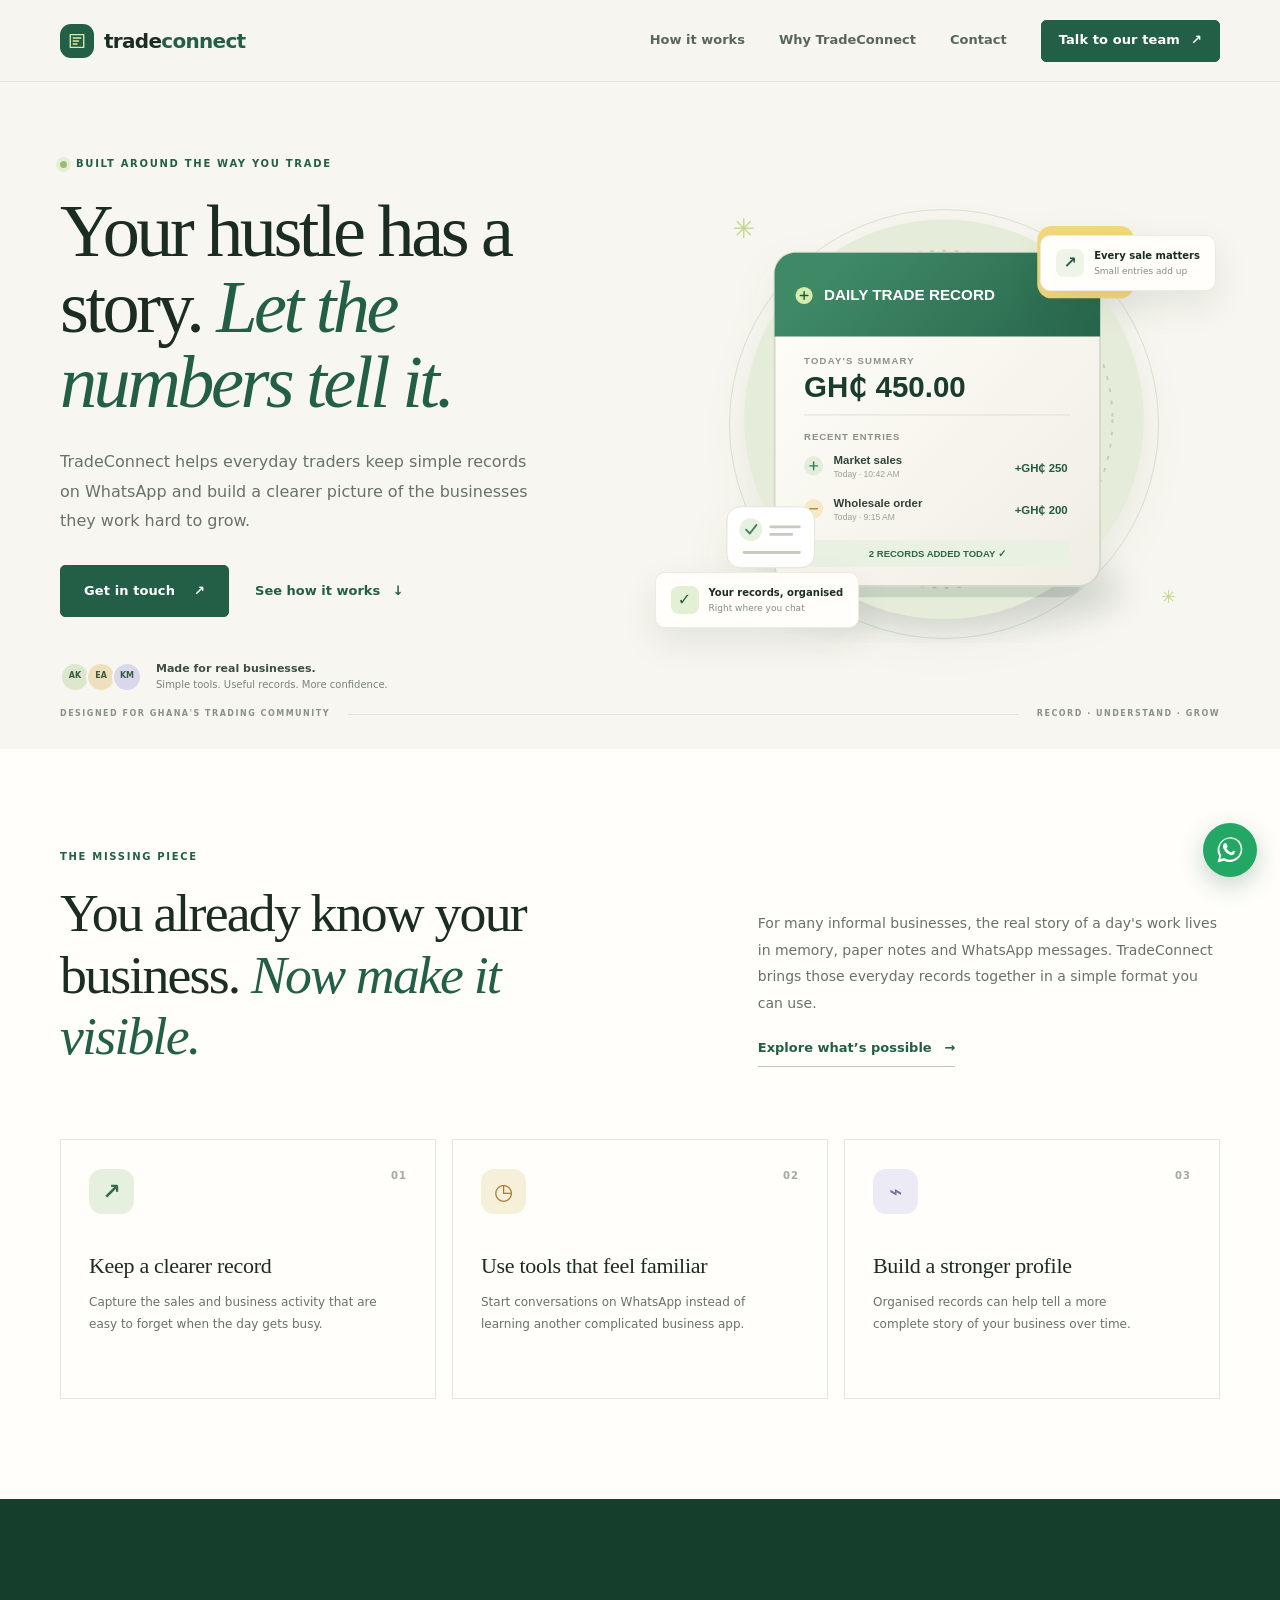
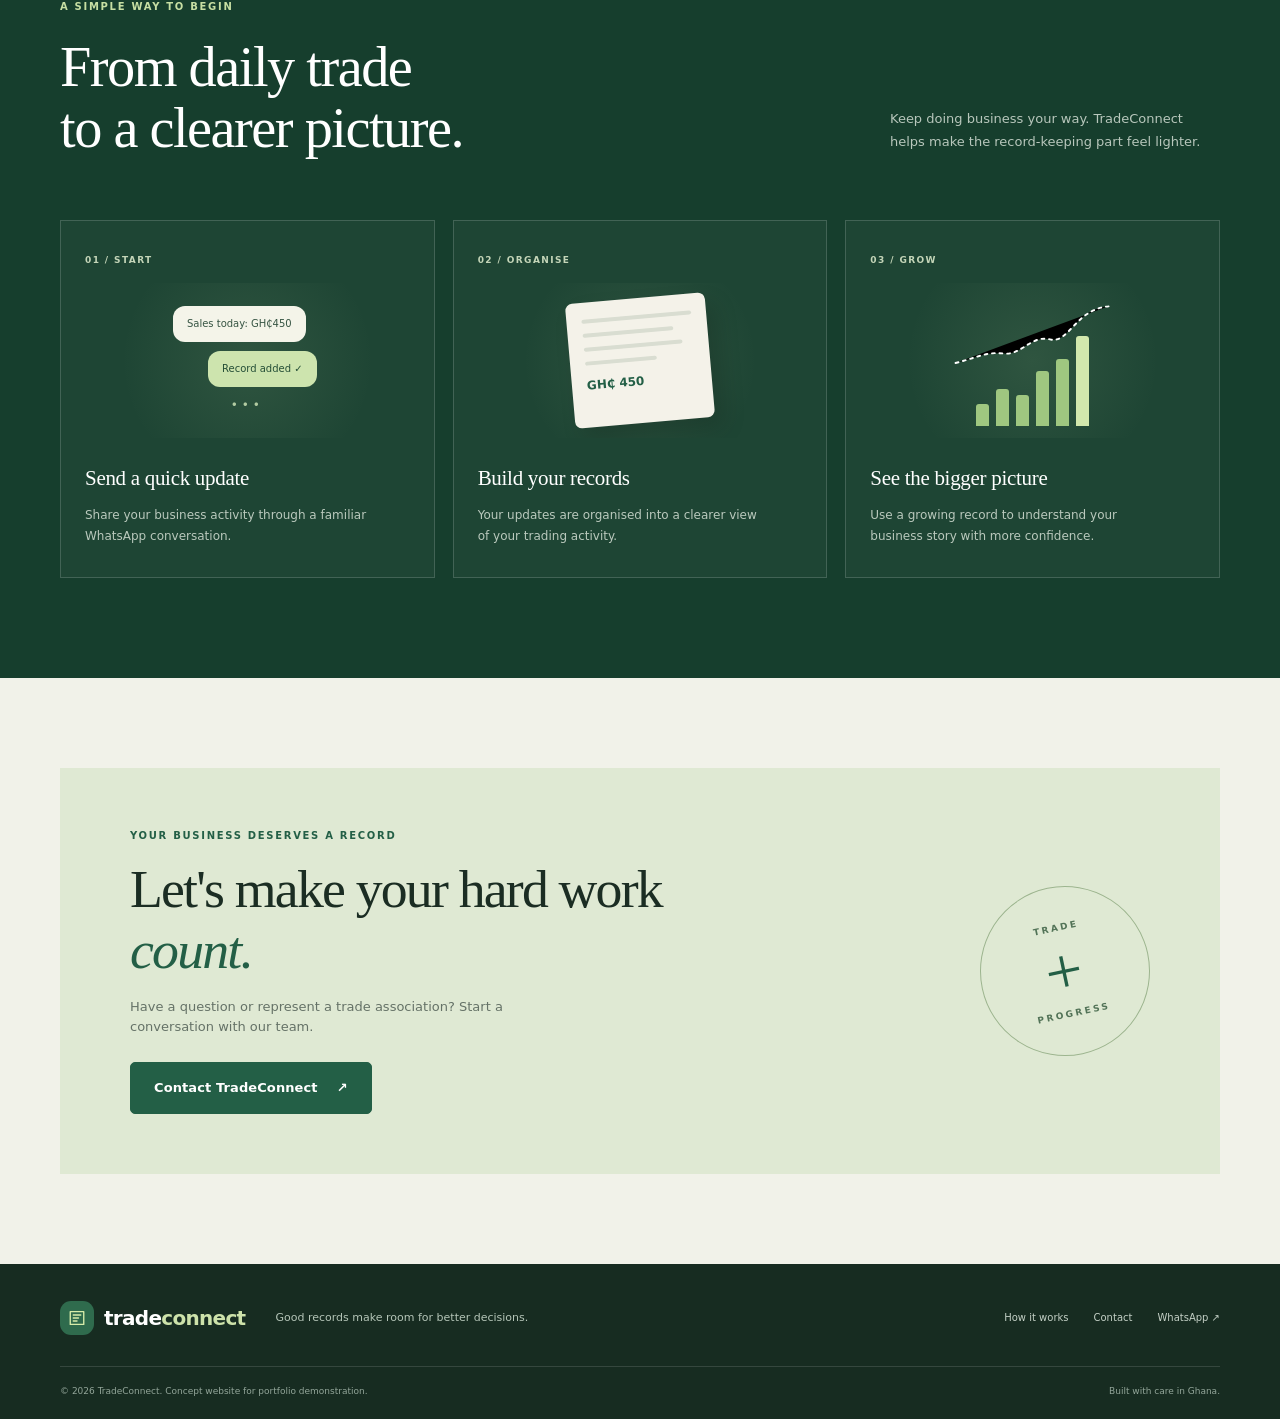
<file: index.html>
<!doctype html>
<html lang="en">
<head>
  <meta charset="utf-8">
  <meta name="viewport" content="width=device-width, initial-scale=1">
  <meta name="theme-color" content="#f7f6f0">
  <meta name="description" content="TradeConnect helps Ghanaian traders turn everyday sales records into a clearer picture of their business.">
  <title>TradeConnect — Make your trade count</title>
  <link rel="icon" type="image/svg+xml" href="assets/favicon.svg">
  <link rel="preload" href="assets/ledger-illustration.svg" as="image" type="image/svg+xml">
  <link rel="stylesheet" href="styles.css">
  <script src="script.js" defer></script>
</head>
<body>
  <a class="skip-link" href="#main">Skip to content</a>
  <header class="site-header">
    <div class="container header-inner">
      <a class="brand" href="index.html" aria-label="TradeConnect home">
        <span class="brand-mark" aria-hidden="true"><svg viewBox="0 0 32 32"><path d="M7 7.5h18v17H7z"/><path d="M11 12h10M11 16h7M11 20h5"/></svg></span>
        <span>trade<span class="brand-accent">connect</span></span>
      </a>
      <button class="menu-toggle" type="button" aria-label="Open navigation" aria-expanded="false" aria-controls="primary-nav"><span></span><span></span></button>
      <nav class="primary-nav" id="primary-nav" aria-label="Main navigation">
        <a href="index.html#how-it-works">How it works</a>
        <a href="index.html#benefits">Why TradeConnect</a>
        <a href="contact.html">Contact</a>
        <a class="button button-small" href="contact.html">Talk to our team <span aria-hidden="true">↗</span></a>
      </nav>
    </div>
  </header>

  <main id="main">
    <section class="hero section-shell">
      <div class="container hero-grid">
        <div class="hero-copy">
          <p class="eyebrow"><span class="eyebrow-dot"></span> Built around the way you trade</p>
          <h1>Your hustle has a story. <em>Let the numbers tell it.</em></h1>
          <p class="hero-lede">TradeConnect helps everyday traders keep simple records on WhatsApp and build a clearer picture of the businesses they work hard to grow.</p>
          <div class="hero-actions">
            <a class="button" href="contact.html">Get in touch <span aria-hidden="true">↗</span></a>
            <a class="text-link" href="#how-it-works">See how it works <span aria-hidden="true">↓</span></a>
          </div>
          <div class="hero-proof"><div class="avatar-stack" aria-hidden="true"><span>AK</span><span>EA</span><span>KM</span></div><p><strong>Made for real businesses.</strong><br>Simple tools. Useful records. More confidence.</p></div>
        </div>
        <div class="hero-art" aria-label="Illustration of a simple daily sales record">
          <div class="art-orbit orbit-one"></div><div class="art-orbit orbit-two"></div>
          <div class="hero-note note-top"><span class="note-icon">↗</span><span><strong>Every sale matters</strong><small>Small entries add up</small></span></div>
          <img class="ledger-illustration" src="assets/ledger-illustration.svg" width="580" height="500" alt="Illustrated sales ledger with daily entries and a growing trend line">
          <div class="hero-note note-bottom"><span class="note-check">✓</span><span><strong>Your records, organised</strong><small>Right where you chat</small></span></div>
          <span class="art-spark spark-one" aria-hidden="true">✳</span><span class="art-spark spark-two" aria-hidden="true">✳</span>
        </div>
      </div>
      <div class="container hero-foot"><span>DESIGNED FOR GHANA'S TRADING COMMUNITY</span><span class="foot-line"></span><span>RECORD · UNDERSTAND · GROW</span></div>
    </section>

    <section class="intro-section section-pad" id="benefits">
      <div class="container intro-grid">
        <div><p class="eyebrow">The missing piece</p><h2>You already know your business. <em>Now make it visible.</em></h2></div>
        <div class="intro-copy"><p>For many informal businesses, the real story of a day's work lives in memory, paper notes and WhatsApp messages. TradeConnect brings those everyday records together in a simple format you can use.</p><a class="under-link" href="contact.html">Explore what’s possible <span aria-hidden="true">→</span></a></div>
      </div>
      <div class="container benefit-grid">
        <article class="benefit-card"><span class="card-number">01</span><div class="benefit-icon icon-green">↗</div><h3>Keep a clearer record</h3><p>Capture the sales and business activity that are easy to forget when the day gets busy.</p></article>
        <article class="benefit-card"><span class="card-number">02</span><div class="benefit-icon icon-yellow">◷</div><h3>Use tools that feel familiar</h3><p>Start conversations on WhatsApp instead of learning another complicated business app.</p></article>
        <article class="benefit-card"><span class="card-number">03</span><div class="benefit-icon icon-lilac">⌁</div><h3>Build a stronger profile</h3><p>Organised records can help tell a more complete story of your business over time.</p></article>
      </div>
    </section>

    <section class="how-section section-pad" id="how-it-works">
      <div class="container how-heading"><div><p class="eyebrow eyebrow-light">A simple way to begin</p><h2>From daily trade<br>to a clearer picture.</h2></div><p>Keep doing business your way. TradeConnect helps make the record-keeping part feel lighter.</p></div>
      <div class="container steps-grid">
        <article class="step-card"><span class="step-index">01 / START</span><div class="step-graphic chat-graphic"><span class="chat-bubble bubble-a">Sales today: GH₵450</span><span class="chat-bubble bubble-b">Record added ✓</span><span class="chat-dot">•••</span></div><h3>Send a quick update</h3><p>Share your business activity through a familiar WhatsApp conversation.</p></article>
        <article class="step-card"><span class="step-index">02 / ORGANISE</span><div class="step-graphic record-graphic"><div class="mini-sheet"><span></span><span></span><span></span><span></span><b>GH₵ 450</b></div></div><h3>Build your records</h3><p>Your updates are organised into a clearer view of your trading activity.</p></article>
        <article class="step-card"><span class="step-index">03 / GROW</span><div class="step-graphic chart-graphic"><div class="chart-bars"><i></i><i></i><i></i><i></i><i></i><i></i></div><svg viewBox="0 0 180 90" aria-hidden="true"><path d="M8 72 C35 65 40 60 59 62 S88 42 108 47 S135 15 170 12"/></svg></div><h3>See the bigger picture</h3><p>Use a growing record to understand your business story with more confidence.</p></article>
      </div>
    </section>

    <section class="closing-section section-pad">
      <div class="container closing-card"><div><p class="eyebrow">Your business deserves a record</p><h2>Let's make your hard work <em>count.</em></h2><p>Have a question or represent a trade association? Start a conversation with our team.</p><a class="button button-light" href="contact.html">Contact TradeConnect <span aria-hidden="true">↗</span></a></div><div class="closing-stamp" aria-hidden="true"><span>TRADE</span><strong>+</strong><span>PROGRESS</span></div></div>
    </section>
  </main>

  <footer class="site-footer"><div class="container footer-main"><a class="brand brand-footer" href="index.html"><span class="brand-mark" aria-hidden="true"><svg viewBox="0 0 32 32"><path d="M7 7.5h18v17H7z"/><path d="M11 12h10M11 16h7M11 20h5"/></svg></span><span>trade<span class="brand-accent">connect</span></span></a><p>Good records make room for better decisions.</p><nav aria-label="Footer navigation"><a href="index.html#how-it-works">How it works</a><a href="contact.html">Contact</a><a href="https://wa.me/233200000000" target="_blank" rel="noreferrer">WhatsApp ↗</a></nav></div><div class="container footer-bottom"><span>© <span data-year></span> TradeConnect. Concept website for portfolio demonstration.</span><span>Built with care in Ghana.</span></div></footer>
  <a class="whatsapp-float" href="https://wa.me/233200000000?text=Hello%20TradeConnect" aria-label="Chat with TradeConnect on WhatsApp" target="_blank" rel="noreferrer"><svg viewBox="0 0 24 24" aria-hidden="true"><path d="M20.5 3.5A11.8 11.8 0 0 0 2 17.7L.5 23.5l6-1.6A11.8 11.8 0 0 0 20.5 3.5ZM12 21a9.8 9.8 0 0 1-5-1.4l-.4-.2-3.5.9.9-3.4-.2-.4A9.8 9.8 0 1 1 12 21Zm5.4-7.3c-.3-.2-1.7-.9-2-.9s-.5-.2-.7.2-.8.9-1 1.1-.4.2-.7.1a8.1 8.1 0 0 1-2.4-1.5 9 9 0 0 1-1.7-2.1c-.2-.4 0-.5.2-.7l.5-.6.2-.5-.1-.5c-.1-.2-.7-1.6-1-2.2-.2-.5-.5-.4-.7-.4h-.6c-.2 0-.5.1-.8.4s-1.1 1.1-1.1 2.6 1.1 3 1.2 3.2a11.3 11.3 0 0 0 4.3 4.1c.6.3 1.1.5 1.5.6.6.2 1.2.2 1.7.1.5-.1 1.7-.7 1.9-1.4.2-.7.2-1.3.2-1.4s-.2-.2-.5-.4Z"/></svg></a>
</body>
</html>
</file>
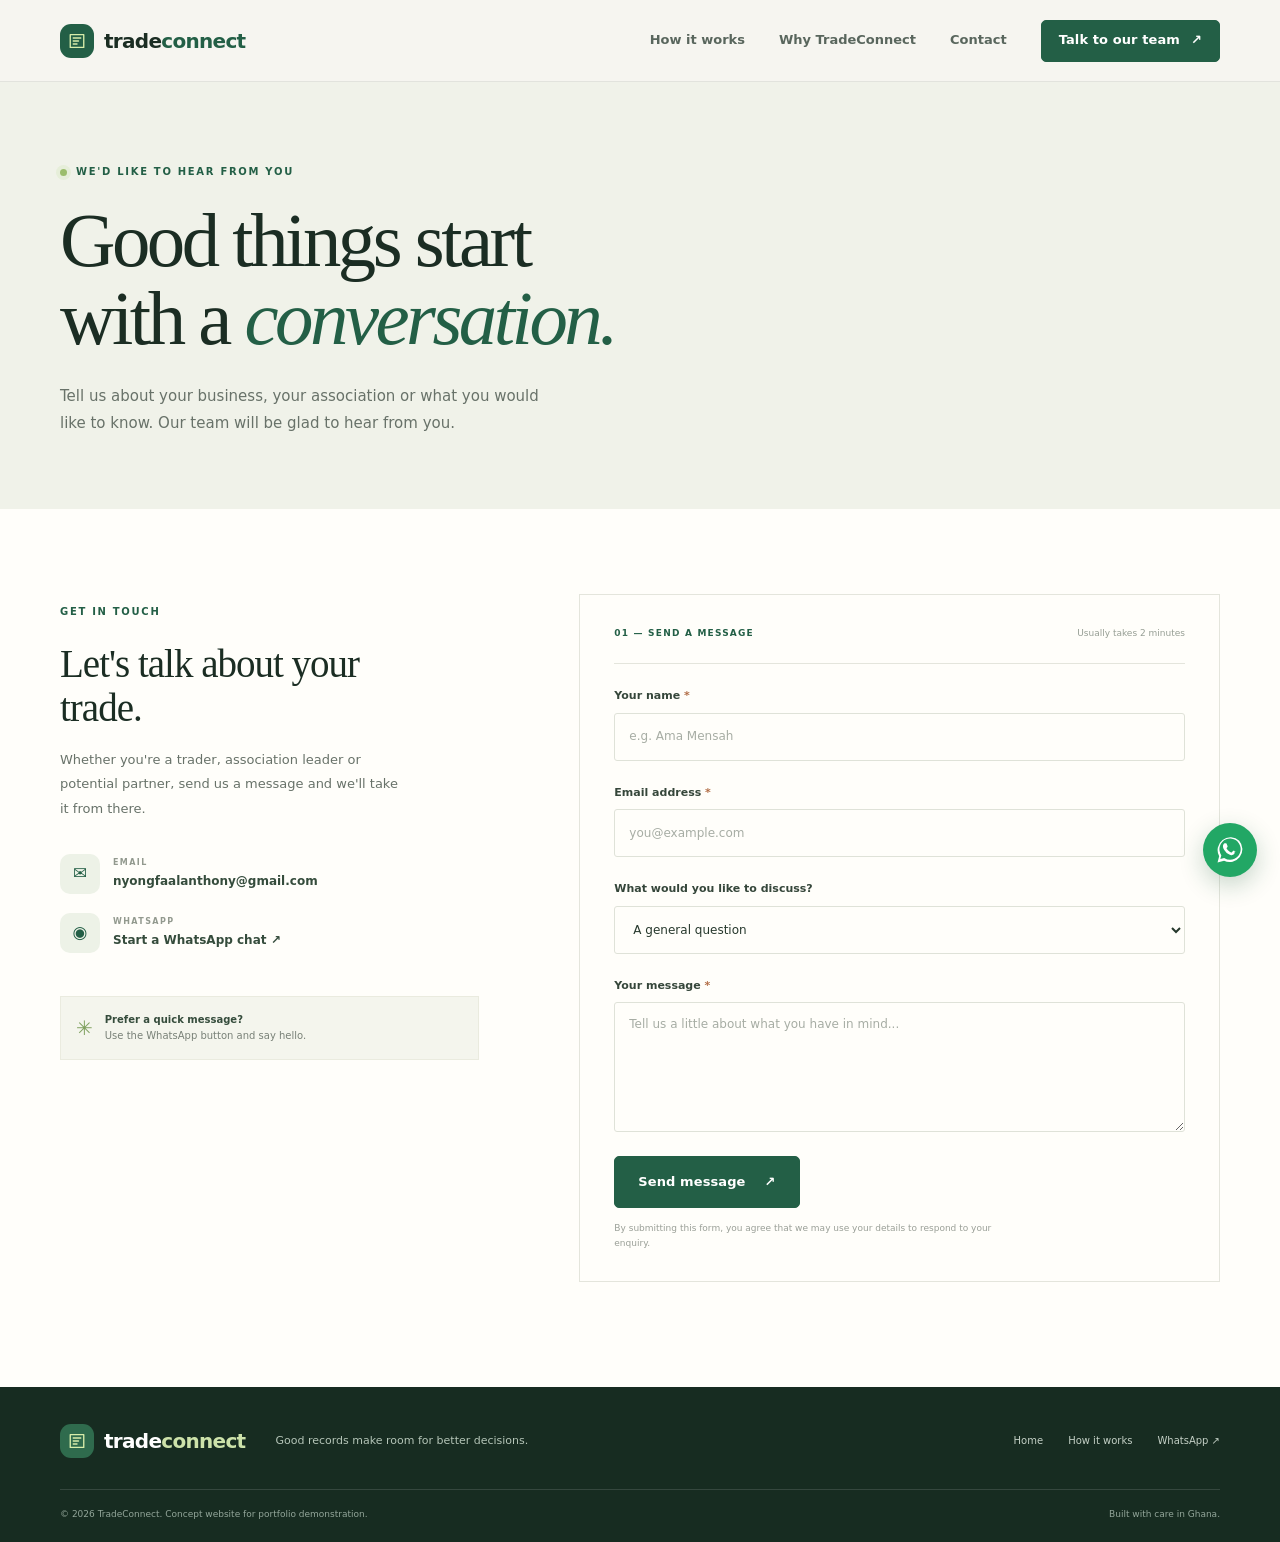
<file: contact.html>
<!doctype html>
<html lang="en">
<head>
  <meta charset="utf-8">
  <meta name="viewport" content="width=device-width, initial-scale=1">
  <meta name="theme-color" content="#f7f6f0">
  <meta name="description" content="Contact the TradeConnect team about trader record-keeping and trade association partnerships.">
  <title>Contact — TradeConnect</title>
  <link rel="icon" type="image/svg+xml" href="assets/favicon.svg">
  <link rel="stylesheet" href="styles.css">
  <script src="script.js" defer></script>
</head>
<body>
  <a class="skip-link" href="#main">Skip to content</a>
  <header class="site-header"><div class="container header-inner">
    <a class="brand" href="index.html" aria-label="TradeConnect home"><span class="brand-mark" aria-hidden="true"><svg viewBox="0 0 32 32"><path d="M7 7.5h18v17H7z"/><path d="M11 12h10M11 16h7M11 20h5"/></svg></span><span>trade<span class="brand-accent">connect</span></span></a>
    <button class="menu-toggle" type="button" aria-label="Open navigation" aria-expanded="false" aria-controls="primary-nav"><span></span><span></span></button>
    <nav class="primary-nav" id="primary-nav" aria-label="Main navigation"><a href="index.html#how-it-works">How it works</a><a href="index.html#benefits">Why TradeConnect</a><a href="contact.html" aria-current="page">Contact</a><a class="button button-small" href="contact.html">Talk to our team <span aria-hidden="true">↗</span></a></nav>
  </div></header>
  <main id="main">
    <section class="contact-hero section-shell"><div class="container contact-hero-inner"><p class="eyebrow"><span class="eyebrow-dot"></span> We'd like to hear from you</p><h1>Good things start<br>with a <em>conversation.</em></h1><p>Tell us about your business, your association or what you would like to know. Our team will be glad to hear from you.</p></div></section>
    <section class="contact-section section-pad"><div class="container contact-grid">
      <aside class="contact-aside"><p class="eyebrow">Get in touch</p><h2>Let's talk about your trade.</h2><p>Whether you're a trader, association leader or potential partner, send us a message and we'll take it from there.</p>
        <div class="contact-method"><span class="method-icon">✉</span><div><small>EMAIL</small><a href="mailto:nyongfaalanthony@gmail.com">nyongfaalanthony@gmail.com</a></div></div>
        <div class="contact-method"><span class="method-icon">◉</span><div><small>WHATSAPP</small><a href="https://wa.me/233209040199" target="_blank" rel="noreferrer">Start a WhatsApp chat ↗</a></div></div>
        <div class="aside-note"><span>✳</span><p><strong>Prefer a quick message?</strong><br>Use the WhatsApp button and say hello.</p></div>
      </aside>
      <div class="form-panel">
        <div class="form-heading"><span>01 — SEND A MESSAGE</span><span class="form-time">Usually takes 2 minutes</span></div>
        <div class="form-success" id="form-success" role="status" aria-live="polite" hidden><strong>Thank you — your message has been submitted.</strong><span>We appreciate you reaching out.</span></div>
        <form name="tradeconnect-contact" method="POST" action="/contact.html?success=true" data-netlify="true" netlify-honeypot="bot-field">
          <input type="hidden" name="form-name" value="tradeconnect-contact">
          <p class="honeypot"><label>Do not fill this out: <input name="bot-field"></label></p>
          <div class="form-row"><label for="full-name">Your name <span>*</span></label><input id="full-name" name="name" type="text" autocomplete="name" placeholder="e.g. Ama Mensah" required></div>
          <div class="form-row"><label for="email">Email address <span>*</span></label><input id="email" name="email" type="email" autocomplete="email" placeholder="you@example.com" required></div>
          <div class="form-row"><label for="reason">What would you like to discuss?</label><select id="reason" name="reason"><option value="General question">A general question</option><option value="Trade association partnership">Trade association partnership</option><option value="Using TradeConnect">Using TradeConnect</option><option value="Other">Something else</option></select></div>
          <div class="form-row"><label for="message">Your message <span>*</span></label><textarea id="message" name="message" rows="5" placeholder="Tell us a little about what you have in mind..." required></textarea></div>
          <button class="button submit-button" type="submit">Send message <span aria-hidden="true">↗</span></button>
          <p class="form-privacy">By submitting this form, you agree that we may use your details to respond to your enquiry.</p>
        </form>
      </div>
    </div></section>
  </main>
  <footer class="site-footer"><div class="container footer-main"><a class="brand brand-footer" href="index.html"><span class="brand-mark" aria-hidden="true"><svg viewBox="0 0 32 32"><path d="M7 7.5h18v17H7z"/><path d="M11 12h10M11 16h7M11 20h5"/></svg></span><span>trade<span class="brand-accent">connect</span></span></a><p>Good records make room for better decisions.</p><nav aria-label="Footer navigation"><a href="index.html">Home</a><a href="index.html#how-it-works">How it works</a><a href="https://wa.me/233200000000" target="_blank" rel="noreferrer">WhatsApp ↗</a></nav></div><div class="container footer-bottom"><span>© <span data-year></span> TradeConnect. Concept website for portfolio demonstration.</span><span>Built with care in Ghana.</span></div></footer>
  <a class="whatsapp-float" href="https://wa.me/233200000000?text=Hello%20TradeConnect" aria-label="Chat with TradeConnect on WhatsApp" target="_blank" rel="noreferrer"><svg viewBox="0 0 24 24" aria-hidden="true"><path d="M20.5 3.5A11.8 11.8 0 0 0 2 17.7L.5 23.5l6-1.6A11.8 11.8 0 0 0 20.5 3.5ZM12 21a9.8 9.8 0 0 1-5-1.4l-.4-.2-3.5.9.9-3.4-.2-.4A9.8 9.8 0 1 1 12 21Zm5.4-7.3c-.3-.2-1.7-.9-2-.9s-.5-.2-.7.2-.8.9-1 1.1-.4.2-.7.1a8.1 8.1 0 0 1-2.4-1.5 9 9 0 0 1-1.7-2.1c-.2-.4 0-.5.2-.7l.5-.6.2-.5-.1-.5c-.1-.2-.7-1.6-1-2.2-.2-.5-.5-.4-.7-.4h-.6c-.2 0-.5.1-.8.4s-1.1 1.1-1.1 2.6 1.1 3 1.2 3.2a11.3 11.3 0 0 0 4.3 4.1c.6.3 1.1.5 1.5.6.6.2 1.2.2 1.7.1.5-.1 1.7-.7 1.9-1.4.2-.7.2-1.3.2-1.4s-.2-.2-.5-.4Z"/></svg></a>
</body>
</html>
</file>
<file: styles.css>
:root{--ink:#1b2d23;--muted:#687269;--green:#235f46;--green-deep:#163e2d;--lime:#d7eca9;--paper:#f7f6f0;--white:#fffefa;--line:#e4e5dc;--serif:Georgia,'Times New Roman',serif;--sans:Inter,ui-sans-serif,system-ui,-apple-system,BlinkMacSystemFont,'Segoe UI',sans-serif}*{box-sizing:border-box}html{scroll-behavior:smooth}body{margin:0;background:var(--paper);color:var(--ink);font-family:var(--sans);font-size:16px;line-height:1.6;-webkit-font-smoothing:antialiased}a{color:inherit;text-decoration:none}button,input,select,textarea{font:inherit}.container{width:min(1160px,calc(100% - 48px));margin-inline:auto}.skip-link{position:absolute;left:12px;top:-60px;z-index:100;background:#fff;padding:10px 14px;border-radius:8px}.skip-link:focus{top:12px}.site-header{height:82px;border-bottom:1px solid rgba(27,45,35,.09);background:rgba(247,246,240,.92);position:relative;z-index:20}.header-inner{height:100%;display:flex;align-items:center;justify-content:space-between}.brand{display:inline-flex;align-items:center;gap:10px;font-weight:800;letter-spacing:-.7px;font-size:20px}.brand-mark{width:34px;height:34px;display:grid;place-items:center;border-radius:11px;background:var(--green)}.brand-mark svg{width:24px;height:24px;fill:none;stroke:var(--lime);stroke-width:1.8;stroke-linecap:round;stroke-linejoin:round}.brand-accent{color:var(--green)}.primary-nav{display:flex;align-items:center;gap:34px;font-size:13px;font-weight:650;color:#59665d}.primary-nav>a:not(.button):hover,.site-footer nav a:hover{color:var(--green)}.button{min-height:52px;padding:0 23px;display:inline-flex;align-items:center;justify-content:center;gap:19px;border:1px solid var(--green);border-radius:5px;background:var(--green);color:white;font-size:13px;font-weight:750;letter-spacing:.1px;transition:transform .2s,background .2s,border-color .2s}.button:hover{background:var(--green-deep);border-color:var(--green-deep);transform:translateY(-2px)}.button-small{min-height:42px;padding:0 17px;gap:11px}.menu-toggle{display:none}.section-shell{background:var(--paper)}.hero{padding:74px 0 28px;overflow:hidden}.hero-grid{display:grid;grid-template-columns:1fr 1fr;align-items:center;gap:55px;min-height:490px}.eyebrow{display:flex;align-items:center;gap:9px;margin:0 0 22px;color:var(--green);font-size:10px;font-weight:800;letter-spacing:1.7px;text-transform:uppercase}.eyebrow-dot{width:7px;height:7px;background:#9bbd6b;border-radius:50%;box-shadow:0 0 0 4px #e6eed9}.hero h1,.contact-hero h1{max-width:580px;margin:0;font-family:var(--serif);font-size:clamp(48px,5.8vw,76px);font-weight:400;letter-spacing:-3.5px;line-height:1.02}.hero h1 em,.intro-grid h2 em,.closing-card h2 em,.contact-hero h1 em{color:var(--green);font-weight:400}.hero-lede{max-width:470px;margin:26px 0 0;color:var(--muted);font-size:16px;line-height:1.85}.hero-actions{display:flex;align-items:center;gap:26px;margin-top:29px}.text-link,.under-link{font-size:13px;font-weight:750;color:var(--green)}.text-link span,.under-link span{margin-left:8px}.hero-proof{display:flex;align-items:center;gap:14px;margin-top:44px}.avatar-stack{display:flex;padding-left:4px}.avatar-stack span{width:30px;height:30px;margin-left:-4px;display:grid;place-items:center;border:2px solid var(--paper);border-radius:50%;background:#dce7ce;color:#395b43;font-size:8px;font-weight:850}.avatar-stack span:nth-child(2){background:#f0dfbd}.avatar-stack span:nth-child(3){background:#d8d7eb}.hero-proof p{margin:0;color:#7a827a;font-size:10px;line-height:1.5}.hero-proof strong{color:#3d4e42;font-size:11px}.hero-art{position:relative;min-height:470px;display:grid;place-items:center}.ledger-illustration{position:relative;z-index:2;width:min(100%,560px);height:auto;filter:drop-shadow(0 18px 20px rgba(37,65,43,.07))}.art-orbit{position:absolute;border:1px solid #d9e3ce;border-radius:50%}.orbit-one{width:430px;height:430px}.orbit-two{width:360px;height:360px;border-style:dashed}.hero-note{position:absolute;z-index:3;display:flex;align-items:center;gap:10px;padding:12px 15px;background:#fffefa;border:1px solid #ecece2;border-radius:10px;box-shadow:0 14px 36px rgba(35,60,43,.09)}.hero-note strong,.hero-note small{display:block}.hero-note strong{font-size:10px}.hero-note small{color:#858d83;font-size:9px}.note-top{top:49px;right:4px}.note-bottom{bottom:34px;left:-13px}.note-icon,.note-check{width:28px;height:28px;display:grid;place-items:center;border-radius:8px;background:#eff4e8;color:var(--green);font-weight:800}.note-check{background:#e3f0d4}.art-spark{position:absolute;color:#c0d68c;font-size:27px}.spark-one{top:21px;left:65px}.spark-two{bottom:51px;right:44px;font-size:18px}.hero-foot{display:flex;align-items:center;gap:18px;padding-top:16px;color:#899188;font-size:8px;font-weight:800;letter-spacing:1.5px}.foot-line{height:1px;flex:1;background:#dfe2d9}.section-pad{padding:100px 0}.intro-section{background:#fffefa}.intro-grid{display:grid;grid-template-columns:1fr .8fr;gap:120px;align-items:end}.intro-grid h2,.closing-card h2{max-width:570px;margin:0;font-family:var(--serif);font-size:clamp(38px,4.2vw,54px);font-weight:400;letter-spacing:-1.8px;line-height:1.14}.intro-grid .eyebrow{margin-bottom:18px}.intro-copy p{margin:0 0 18px;color:var(--muted);font-size:14px;line-height:1.9}.under-link{display:inline-block;border-bottom:1px solid #b8cbb4;padding-bottom:7px}.benefit-grid{display:grid;grid-template-columns:repeat(3,1fr);gap:16px;margin-top:72px}.benefit-card{position:relative;min-height:260px;padding:29px 28px;border:1px solid var(--line);background:#fffefa}.card-number{position:absolute;top:28px;right:28px;color:#a2aaa0;font-size:10px;font-weight:800;letter-spacing:1px}.benefit-icon{width:45px;height:45px;display:grid;place-items:center;margin-bottom:34px;border-radius:13px;font-size:22px;font-weight:700}.icon-green{background:#e6f0de;color:#356c4c}.icon-yellow{background:#f6efd9;color:#a17c30}.icon-lilac{background:#eceaf5;color:#77709e}.benefit-card h3,.step-card h3{margin:0 0 9px;font-family:var(--serif);font-size:22px;font-weight:400;letter-spacing:-.3px}.benefit-card p,.step-card p{max-width:290px;margin:0;color:var(--muted);font-size:12px;line-height:1.8}.how-section{background:var(--green-deep);color:#fff}.how-heading{display:flex;justify-content:space-between;align-items:end;gap:30px}.eyebrow-light{color:#c7dfa3}.how-heading h2{margin:0;font-family:var(--serif);font-size:clamp(39px,4.4vw,58px);font-weight:400;line-height:1.08;letter-spacing:-1.5px}.how-heading>p{max-width:330px;margin:0 0 5px;color:#b8c7bc;font-size:13px;line-height:1.8}.steps-grid{display:grid;grid-template-columns:repeat(3,1fr);gap:18px;margin-top:61px}.step-card{padding:24px 24px 29px;border:1px solid rgba(255,255,255,.16);background:rgba(255,255,255,.035)}.step-index{font-size:9px;font-weight:800;letter-spacing:1.4px;color:#c4d5b8}.step-graphic{height:155px;margin:13px 0 24px;display:flex;align-items:center;justify-content:center;position:relative;overflow:hidden}.chat-graphic{flex-direction:column;gap:9px;background:radial-gradient(circle at 50% 50%,rgba(198,226,169,.1),transparent 70%)}.chat-bubble{padding:10px 14px;border-radius:12px;font-size:10px}.bubble-a{background:#f4f4e9;color:#365443;transform:translateX(-8px)}.bubble-b{background:#cde4ae;color:#244e36;transform:translateX(15px)}.chat-dot{color:#b2cba2;letter-spacing:4px;font-size:12px}.record-graphic{background:radial-gradient(circle at center,rgba(198,226,169,.1),transparent 65%)}.mini-sheet{width:140px;height:125px;padding:17px 15px;background:#f4f2e9;border-radius:7px;display:flex;flex-direction:column;gap:10px;transform:rotate(-5deg);box-shadow:9px 12px 22px rgba(0,0,0,.16)}.mini-sheet span{height:4px;width:100%;background:#d9ddd1;border-radius:4px}.mini-sheet span:nth-child(2){width:83%}.mini-sheet span:nth-child(3){width:90%}.mini-sheet span:nth-child(4){width:65%}.mini-sheet b{margin-top:1px;color:var(--green);font-size:12px}.chart-graphic{align-items:end;gap:12px;padding:20px 12px 12px;background:radial-gradient(circle at center,rgba(198,226,169,.1),transparent 70%)}.chart-bars{height:90px;display:flex;align-items:end;gap:7px}.chart-bars i{width:13px;border-radius:3px 3px 0 0;background:#9fc780}.chart-bars i:nth-child(1){height:25%}.chart-bars i:nth-child(2){height:42%}.chart-bars i:nth-child(3){height:35%}.chart-bars i:nth-child(4){height:61%}.chart-bars i:nth-child(5){height:75%}.chart-bars i:nth-child(6){height:100%;background:#d2e8ad}.chart-graphic svg{position:absolute;width:170px;left:calc(50% - 85px);top:12px}.chart-graphic svg path{stroke:#fff;stroke-width:2;stroke-linecap:round;stroke-dasharray:3 5}.step-card h3{color:#fff;font-size:21px}.step-card p{color:#bac9bd}.closing-section{padding:90px 0;background:#f1f2e9}.closing-card{min-height:340px;padding:60px 70px;display:flex;align-items:center;justify-content:space-between;gap:40px;background:#dfe9d3;position:relative;overflow:hidden}.closing-card .eyebrow{margin-bottom:15px}.closing-card h2{font-size:clamp(38px,4.2vw,55px)}.closing-card>div:first-child>p:not(.eyebrow){max-width:430px;margin:15px 0 24px;color:#657267;font-size:13px}.button-light{background:var(--green);color:#fff}.closing-stamp{width:170px;height:170px;flex:none;display:flex;flex-direction:column;align-items:center;justify-content:center;border:1px solid #9db58f;border-radius:50%;color:#527357;transform:rotate(-12deg);font-size:9px;font-weight:800;letter-spacing:2.5px}.closing-stamp strong{font-family:var(--serif);font-size:66px;font-weight:400;line-height:1.1;color:var(--green)}.site-footer{padding:37px 0 20px;background:#172c21;color:#fff}.footer-main{display:flex;align-items:center;gap:30px;padding-bottom:31px}.brand-footer{color:#fff}.brand-footer .brand-mark{background:#2f6b4d}.brand-footer .brand-accent{color:#cde2aa}.footer-main>p{margin:0;color:#b5c5b8;font-size:11px}.footer-main nav{margin-left:auto;display:flex;gap:25px;color:#c4d0c6;font-size:10px}.footer-bottom{display:flex;justify-content:space-between;gap:20px;padding-top:17px;border-top:1px solid rgba(255,255,255,.13);color:#93a69a;font-size:9px}.whatsapp-float{position:fixed;right:23px;bottom:23px;z-index:30;width:54px;height:54px;display:grid;place-items:center;border-radius:50%;background:#22a765;box-shadow:0 8px 25px rgba(18,85,50,.24);transition:transform .2s}.whatsapp-float:hover{transform:translateY(-3px) scale(1.04)}.whatsapp-float svg{width:26px;height:26px;fill:white}
/* Contact page */
.contact-hero{padding:82px 0 72px;background:#f0f2e9}.contact-hero-inner{max-width:1160px}.contact-hero h1{font-size:clamp(54px,6vw,79px)}.contact-hero-inner>p:last-child{max-width:500px;margin:24px 0 0;color:var(--muted);font-size:15px;line-height:1.8}.contact-section{padding-top:85px;padding-bottom:105px;background:#fffefa}.contact-grid{display:grid;grid-template-columns:.72fr 1.1fr;gap:100px;align-items:start}.contact-aside{padding-top:10px}.contact-aside h2{max-width:340px;margin:0;font-family:var(--serif);font-size:39px;font-weight:400;line-height:1.13;letter-spacing:-1px}.contact-aside>p:not(.eyebrow){max-width:345px;margin:18px 0 32px;color:var(--muted);font-size:13px;line-height:1.9}.contact-method{display:flex;align-items:center;gap:13px;margin:19px 0}.method-icon{width:40px;height:40px;display:grid;place-items:center;border-radius:10px;background:#edf2e7;color:var(--green);font-size:17px}.contact-method small,.contact-method a{display:block}.contact-method small{color:#92998e;font-size:8px;font-weight:800;letter-spacing:1.4px}.contact-method a{margin-top:2px;color:#354c3c;font-size:12px;font-weight:700}.aside-note{display:flex;gap:12px;margin-top:43px;padding:15px;background:#f4f5ed;border:1px solid #eaebdf}.aside-note>span{color:#7fa05f;font-size:20px}.aside-note p{margin:0;color:#788077;font-size:10px;line-height:1.6}.aside-note strong{color:#354c3c}.form-panel{padding:31px 34px;border:1px solid var(--line);background:#fffefa}.form-heading{display:flex;justify-content:space-between;gap:12px;padding-bottom:23px;border-bottom:1px solid var(--line);color:var(--green);font-size:9px;font-weight:800;letter-spacing:1.2px}.form-time{color:#969e94;font-weight:500;letter-spacing:0;text-transform:none}.form-row{display:flex;flex-direction:column;gap:8px;margin-top:23px}.form-row label{font-size:11px;font-weight:750;color:#35463a}.form-row label span{color:#b16c45}.form-row input,.form-row select,.form-row textarea{width:100%;min-height:48px;padding:12px 14px;border:1px solid #dfe2d8;border-radius:3px;background:#fffefa;color:#26382c;outline:none;font-size:12px;transition:border-color .2s,box-shadow .2s}.form-row textarea{resize:vertical;min-height:130px}.form-row input:focus,.form-row select:focus,.form-row textarea:focus{border-color:#628d6c;box-shadow:0 0 0 3px rgba(60,115,78,.1)}.form-row input::placeholder,.form-row textarea::placeholder{color:#a7ada4}.submit-button{margin-top:24px;min-width:170px;cursor:pointer}.form-privacy{max-width:380px;margin:13px 0 0;color:#9a9f97;font-size:9px;line-height:1.6}.form-success{margin:18px 0 4px;padding:15px;background:#edf5e6;border-left:3px solid #5d9464;color:#2f6544;font-size:12px}.form-success strong,.form-success span{display:block}.form-success span{margin-top:3px;color:#6d806c}.form-success[hidden]{display:none}.honeypot{position:absolute!important;left:-5000px!important;width:1px!important;height:1px!important;overflow:hidden!important}
:focus-visible{outline:3px solid #9abb6c;outline-offset:3px}@media(max-width:900px){.hero-grid{gap:20px}.hero-art{min-height:390px}.orbit-one{width:350px;height:350px}.orbit-two{width:300px;height:300px}.intro-grid{gap:50px}.contact-grid{gap:50px}}@media(max-width:700px){.container{width:min(100% - 36px,540px)}.site-header{height:70px}.brand{font-size:18px}.menu-toggle{width:42px;height:42px;display:flex;flex-direction:column;justify-content:center;align-items:center;gap:6px;border:1px solid #dce1d7;border-radius:5px;background:transparent;cursor:pointer}.menu-toggle span{width:17px;height:1.5px;background:var(--ink);transition:transform .2s}.menu-toggle[aria-expanded=true] span:first-child{transform:translateY(3.7px) rotate(45deg)}.menu-toggle[aria-expanded=true] span:last-child{transform:translateY(-3.7px) rotate(-45deg)}.primary-nav{position:absolute;top:69px;left:0;right:0;display:none;align-items:stretch;gap:0;padding:13px 18px 20px;background:#fbfaf5;border-bottom:1px solid var(--line);box-shadow:0 16px 24px rgba(25,45,31,.08)}.primary-nav.nav-open{display:flex;flex-direction:column}.primary-nav>a:not(.button){padding:13px 4px;border-bottom:1px solid #eceee6}.primary-nav .button{margin-top:13px}.hero{padding:48px 0 24px}.hero-grid{grid-template-columns:1fr;gap:6px}.hero h1,.contact-hero h1{font-size:clamp(48px,12vw,66px);letter-spacing:-2.7px}.hero-lede{margin-top:19px;font-size:14px}.hero-actions{gap:17px;flex-wrap:wrap;margin-top:23px}.hero-proof{margin-top:28px}.hero-art{min-height:340px;margin-top:8px}.ledger-illustration{max-width:430px}.orbit-one{width:315px;height:315px}.orbit-two{width:270px;height:270px}.note-top{top:22px;right:-2px}.note-bottom{bottom:14px;left:-4px}.hero-note{padding:9px 11px}.hero-foot{font-size:7px;gap:9px;letter-spacing:.8px}.section-pad{padding:70px 0}.intro-grid{grid-template-columns:1fr;gap:20px}.intro-grid h2,.closing-card h2{font-size:42px}.intro-copy p{font-size:13px}.benefit-grid{grid-template-columns:1fr;gap:10px;margin-top:38px}.benefit-card{min-height:0;padding:23px}.benefit-icon{margin-bottom:22px}.benefit-card p{max-width:440px}.how-heading{display:block}.how-heading>p{margin-top:17px}.steps-grid{grid-template-columns:1fr;gap:10px;margin-top:35px}.step-card{padding:21px}.step-graphic{height:130px;margin:10px 0 17px}.closing-section{padding:55px 0}.closing-card{min-height:0;padding:36px 25px;display:block}.closing-card h2{font-size:43px}.closing-stamp{width:100px;height:100px;margin:34px 0 0 auto;font-size:7px}.closing-stamp strong{font-size:42px}.footer-main{flex-wrap:wrap;gap:12px}.footer-main>p{width:100%;order:2}.footer-main nav{width:100%;margin:9px 0 0;gap:20px;order:3;flex-wrap:wrap}.footer-bottom{flex-direction:column;gap:5px;font-size:8px}.whatsapp-float{width:49px;height:49px;right:15px;bottom:15px}.contact-hero{padding:56px 0 46px}.contact-hero-inner>p:last-child{font-size:13px}.contact-grid{grid-template-columns:1fr;gap:38px}.contact-section{padding:55px 0 75px}.contact-aside h2{font-size:35px}.contact-aside>p:not(.eyebrow){margin-bottom:20px}.contact-method{display:inline-flex;margin:12px 20px 0 0}.aside-note{margin-top:24px}.form-panel{padding:23px 19px}.form-heading{font-size:8px}.form-time{font-size:8px}}@media(prefers-reduced-motion:reduce){html{scroll-behavior:auto}*,*::before,*::after{animation-duration:.01ms!important;animation-iteration-count:1!important;transition-duration:.01ms!important}}
</file>
